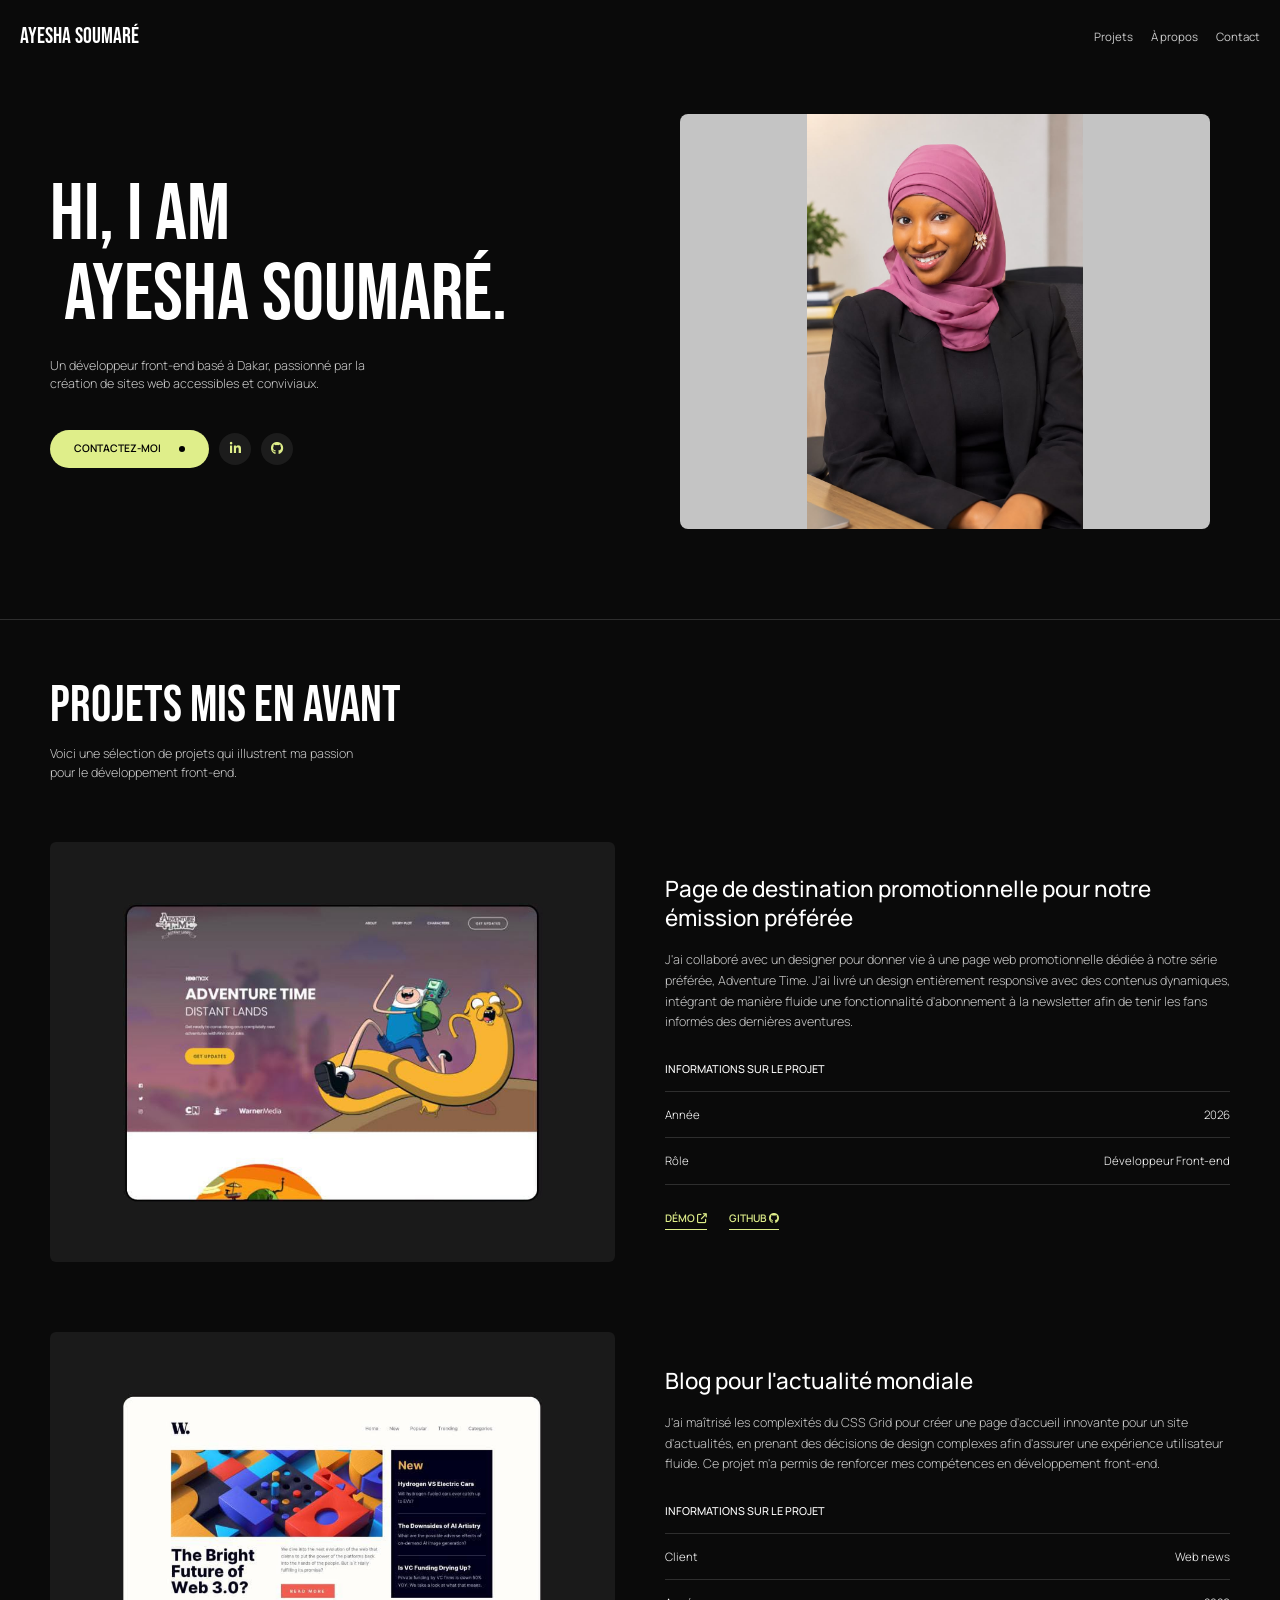
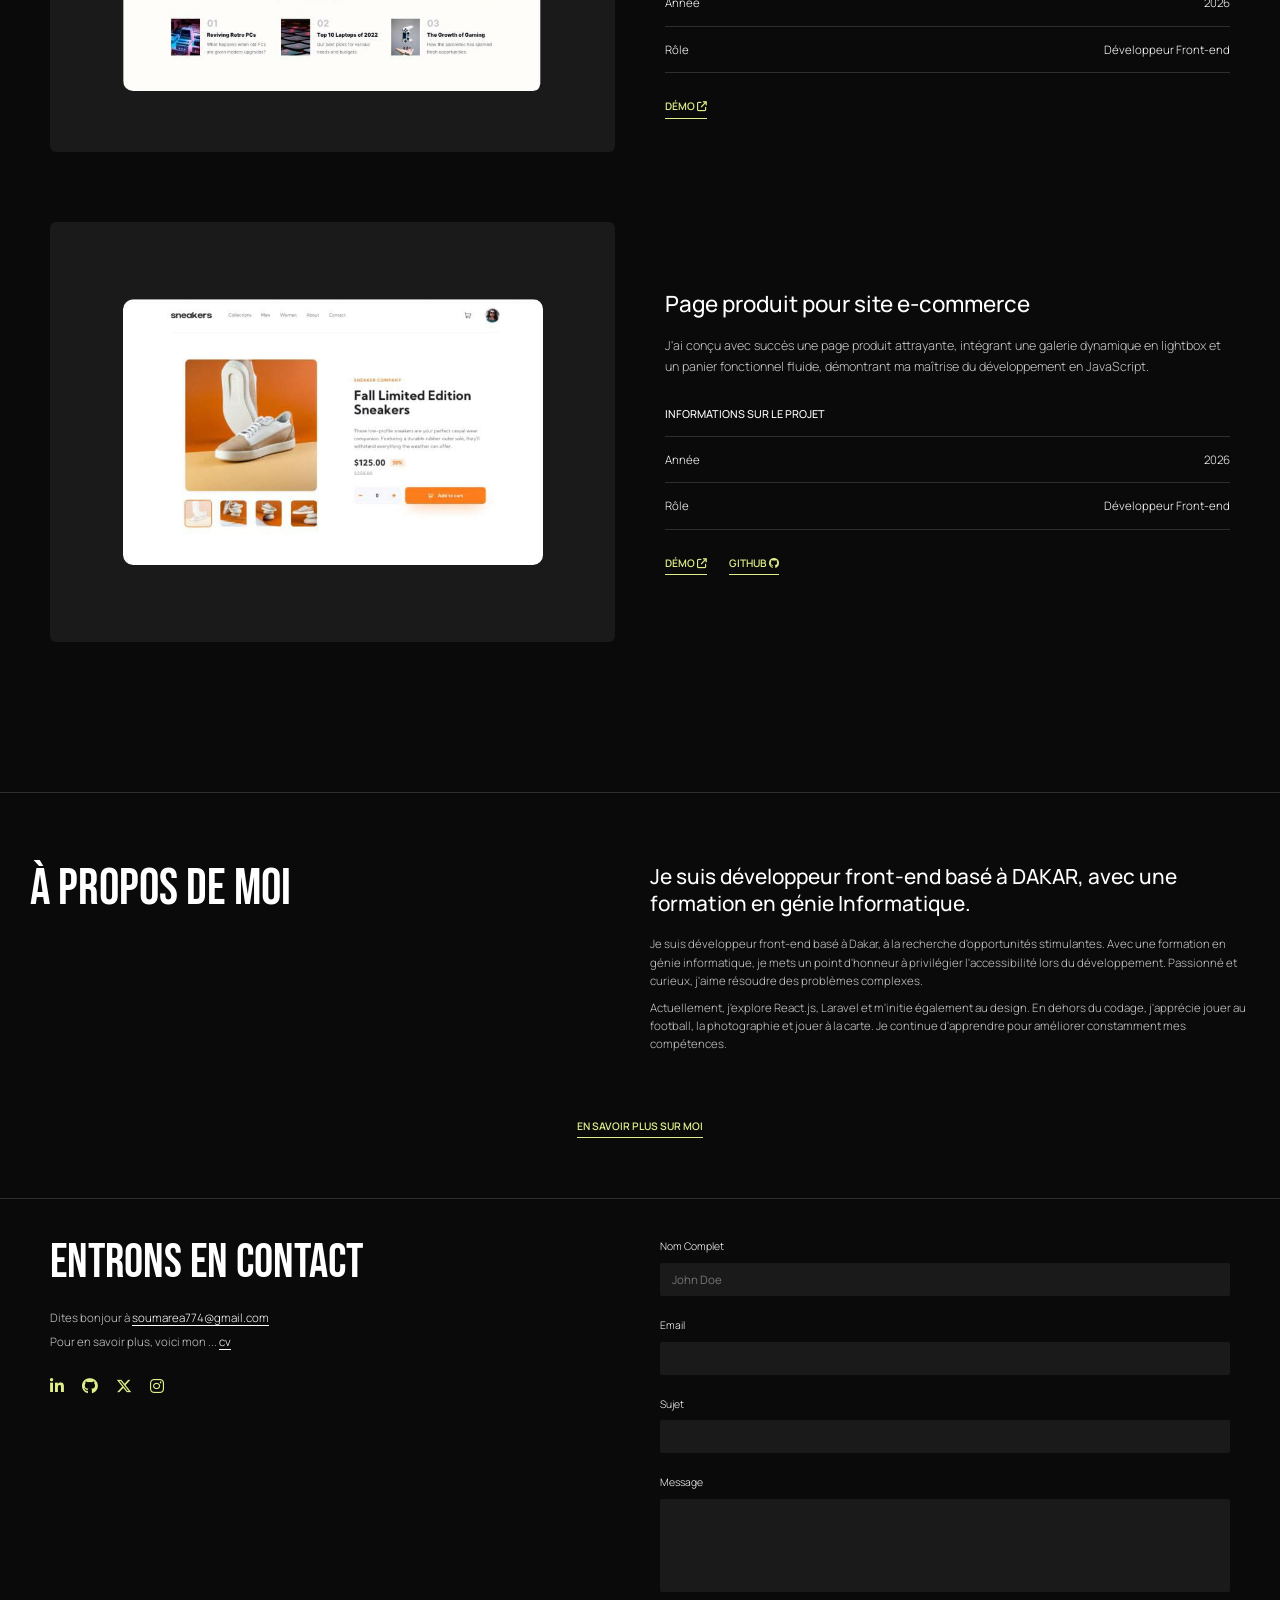
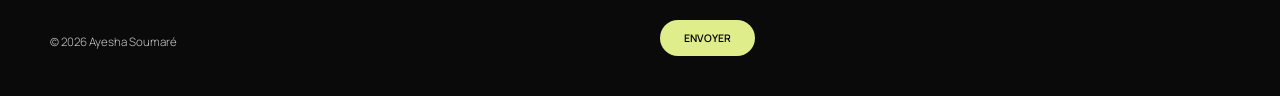
<file: index.html>
<!DOCTYPE html>
<html lang="fr">
<head>
  <meta charset="UTF-8">
  <meta name="viewport" content="width=device-width, initial-scale=1.0">
  <title>Portfolio</title>
  <link rel="preconnect" href="https://fonts.googleapis.com">
  <link rel="preconnect" href="https://fonts.gstatic.com" crossorigin>
  <link href="https://fonts.googleapis.com/css2?family=Bebas+Neue&family=Manrope:wght@300;400;500;600&display=swap" rel="stylesheet">
  <link rel="stylesheet" href="https://cdnjs.cloudflare.com/ajax/libs/font-awesome/6.5.1/css/all.min.css">
  <link rel="stylesheet" href="style.css">
  <link rel="stylesheet" href="cv.html">
  
</head>
<body>

  <!-- Navbar -->
  <header class="navbar">
    <a href="#" class="logo">Ayesha Soumaré</a>
    <nav>
      <a href="#projets">Projets</a>
      <a href="#apropos">À propos</a>
      <a href="#contact">Contact</a>
    </nav>
  </header>

  <!-- Hero -->
  <section class="hero">
    <div class="hero-left">
      <h1>Hi, I am<br><span>Ayesha Soumaré.</span></h1>
      <p>Un développeur front-end basé à Dakar, passionné par la création de sites web accessibles et conviviaux.</p>
      <div class="actions">
        <a href="#contact" class="btn-main">Contactez-moi <span class="dot"></span></a>
        <a href="#" class="icon-btn"><i class="fa-brands fa-linkedin-in"></i></a>
        <a href="#" class="icon-btn"><i class="fa-brands fa-github"></i></a>
      </div>
    </div>
    <div class="hero-photo">
      <img src="WhatsApp Image 2026-09-30 at 11.57.48.jpeg" alt="Photo de profil">
    </div>
  </section>

  <!-- Projets -->
  <section class="projets" id="projets">
    <h2>Projets mis en avant</h2>
    <p class="projets-intro">Voici une sélection de projets qui illustrent ma passion pour le développement front-end.</p>

    <!-- Projet 1 -->
    <article class="projet">
      <div class="projet-img">
        <img src="image.png" alt="Page de destination Adventure Time">
      </div>
      <div class="projet-info">
        <h3>Page de destination promotionnelle pour notre émission préférée</h3>
        <p>J'ai collaboré avec un designer pour donner vie à une page web promotionnelle dédiée à notre série préférée, Adventure Time. J'ai livré un design entièrement responsive avec des contenus dynamiques, intégrant de manière fluide une fonctionnalité d'abonnement à la newsletter afin de tenir les fans informés des dernières aventures.</p>
        <h4>Informations sur le projet</h4>
        <ul class="infos">
          <li><span>Année</span><span>2026</span></li>
          <li><span>Rôle</span><span>Développeur Front-end</span></li>
        </ul>
        <div class="liens">
          <a href="#">Démo <i class="fa-solid fa-arrow-up-right-from-square"></i></a>
          <a href="#">Github <i class="fa-brands fa-github"></i></a>
        </div>
      </div>
    </article>

    <!-- Projet 2 -->
    <article class="projet">
      <div class="projet-img">
        <img src="image copy.png" alt="Blog actualité mondiale">
      </div>
      <div class="projet-info">
        <h3>Blog pour l'actualité mondiale</h3>
        <p>J'ai maîtrisé les complexités du CSS Grid pour créer une page d'accueil innovante pour un site d'actualités, en prenant des décisions de design complexes afin d'assurer une expérience utilisateur fluide. Ce projet m'a permis de renforcer mes compétences en développement front-end.</p>
        <h4>Informations sur le projet</h4>
        <ul class="infos">
          <li><span>Client</span><span>Web news</span></li>
          <li><span>Année</span><span>2026</span></li>
          <li><span>Rôle</span><span>Développeur Front-end</span></li>
        </ul>
        <div class="liens">
          <a href="#">Démo <i class="fa-solid fa-arrow-up-right-from-square"></i></a>
        </div>
      </div>
    </article>

    <!-- Projet 3 -->
    <article class="projet">
      <div class="projet-img">
        <img src="image copy 2.png" alt="Page produit e-commerce">
      </div>
      <div class="projet-info">
        <h3>Page produit pour site e-commerce</h3>
        <p>J'ai conçu avec succès une page produit attrayante, intégrant une galerie dynamique en lightbox et un panier fonctionnel fluide, démontrant ma maîtrise du développement en JavaScript.</p>
        <h4>Informations sur le projet</h4>
        <ul class="infos">
          <li><span>Année</span><span>2026</span></li>
          <li><span>Rôle</span><span>Développeur Front-end</span></li>
        </ul>
        <div class="liens">
          <a href="#">Démo <i class="fa-solid fa-arrow-up-right-from-square"></i></a>
          <a href="#">Github <i class="fa-brands fa-github"></i></a>
        </div>
      </div>
    </article>
  </section>

  <!-- À propos -->
  <section class="apropos" id="apropos">
    <div class="apropos-top">
      <h2>À propos de moi</h2>
      <div class="apropos-text">
        <h3>Je suis développeur front-end basé à DAKAR, avec une formation en génie Informatique.</h3>
        <p>Je suis développeur front-end basé à Dakar, à la recherche d'opportunités stimulantes. Avec une formation en génie informatique, je mets un point d'honneur à privilégier l'accessibilité lors du développement. Passionné et curieux, j'aime résoudre des problèmes complexes.</p>
        <p>Actuellement, j'explore React.js, Laravel et m'initie également au design. En dehors du codage, j'apprécie jouer au football, la photographie et jouer à la carte. Je continue d'apprendre pour améliorer constamment mes compétences.</p>
      </div>
    </div>
    <a href="a-propos.html" class="link-underline">En savoir plus sur moi</a>
  </section>

  <!-- Contact -->
   <section class="contact" id="contact">
    <div class="contact-left">
      <h2>Entrons en contact</h2>
      <p>Dites bonjour à <a href="mailto:soumarea774@gmail.com">soumarea774@gmail.com</a></p>
      <p>Pour en savoir plus, voici mon ... <a href="cv.html">cv</a></p>
      <div class="socials">
        <a href="#"><i class="fa-brands fa-linkedin-in"></i></a>
        <a href="#"><i class="fa-brands fa-github"></i></a>
        <a href="#"><i class="fa-brands fa-x-twitter"></i></a>
        <a href="#"><i class="fa-brands fa-instagram"></i></a>
      </div>
      <p class="copyright">© 2026 Ayesha Soumaré</p>
    </div>

    <form class="contact-form">
      <label for="nom">Nom Complet</label>
      <input type="text" id="nom" placeholder="John Doe">

      <label for="email">Email</label>
      <input type="email" id="email">

      <label for="sujet">Sujet</label>
      <input type="text" id="sujet">

      <label for="message">Message</label>
      <textarea id="message" rows="5"></textarea>

      <button type="submit" class="btn-main">Envoyer</button>
    </form>
  </section>

</body>
</html>
</file>
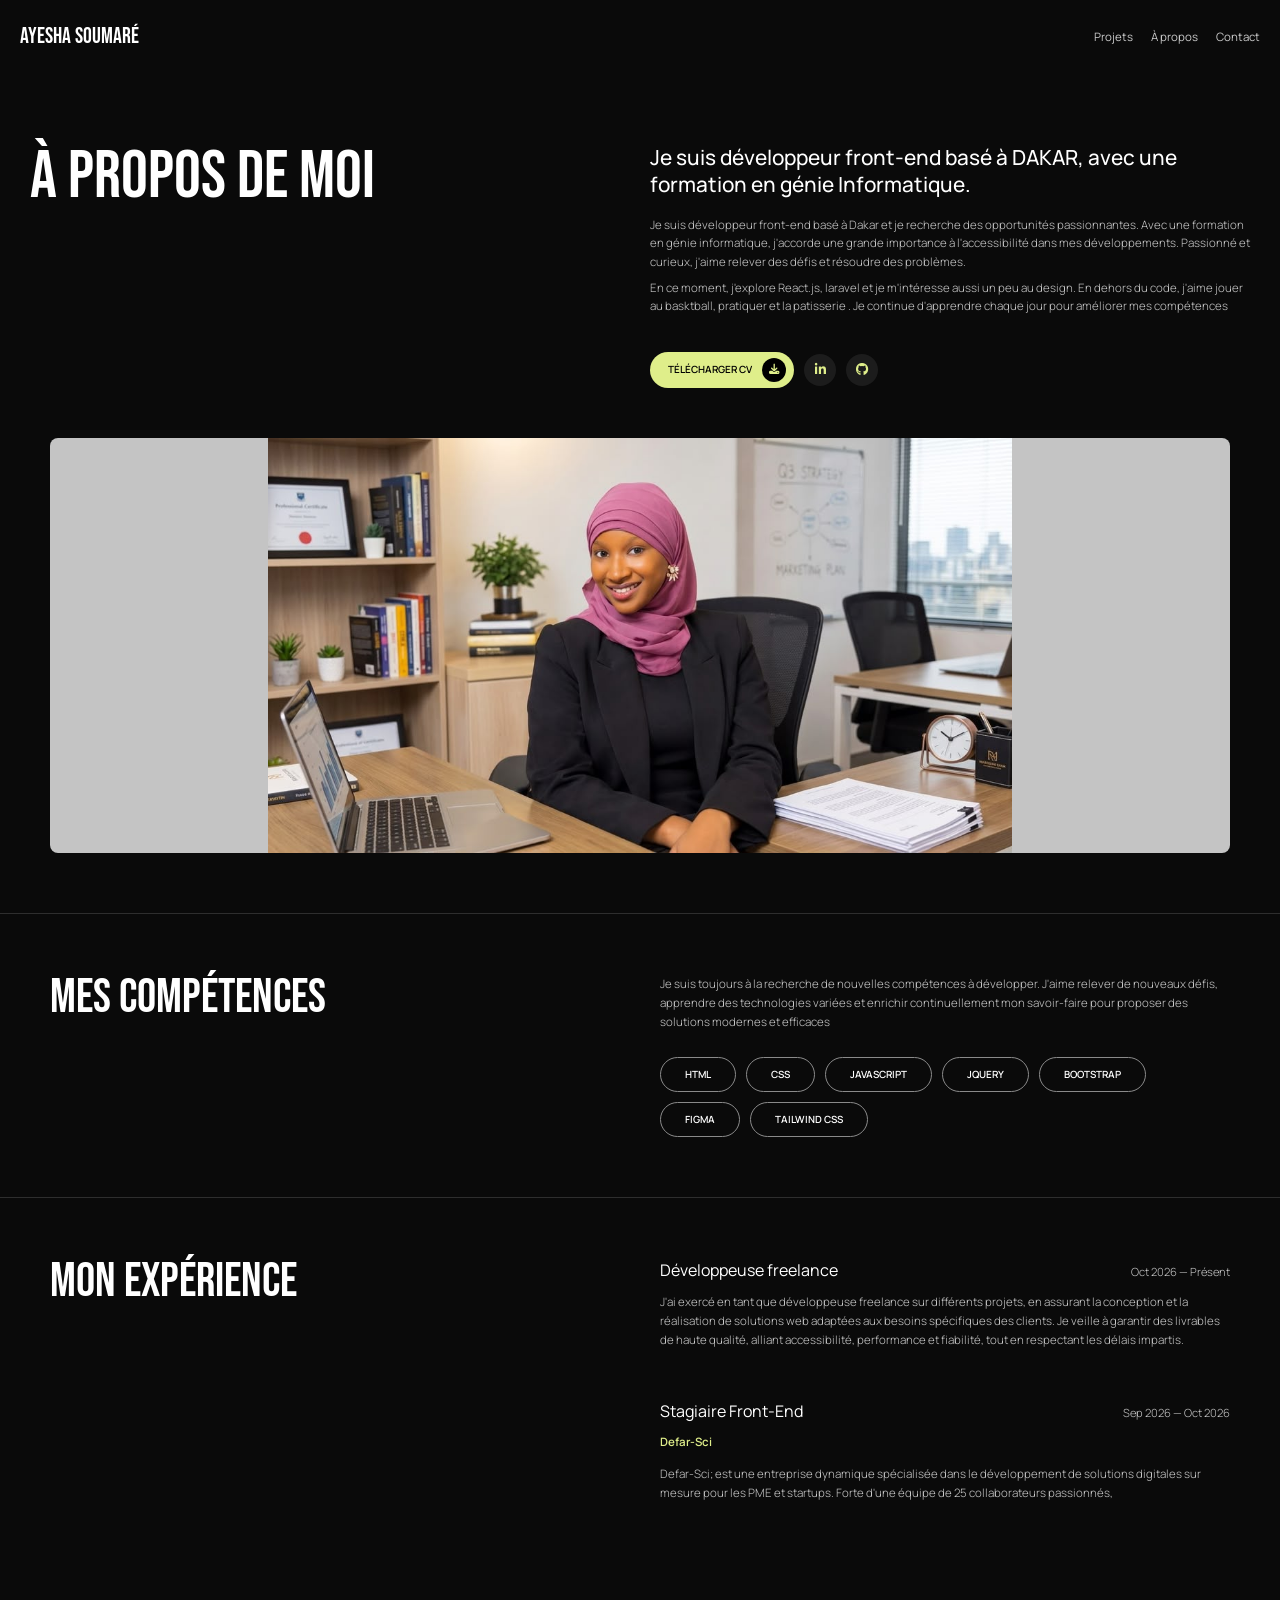
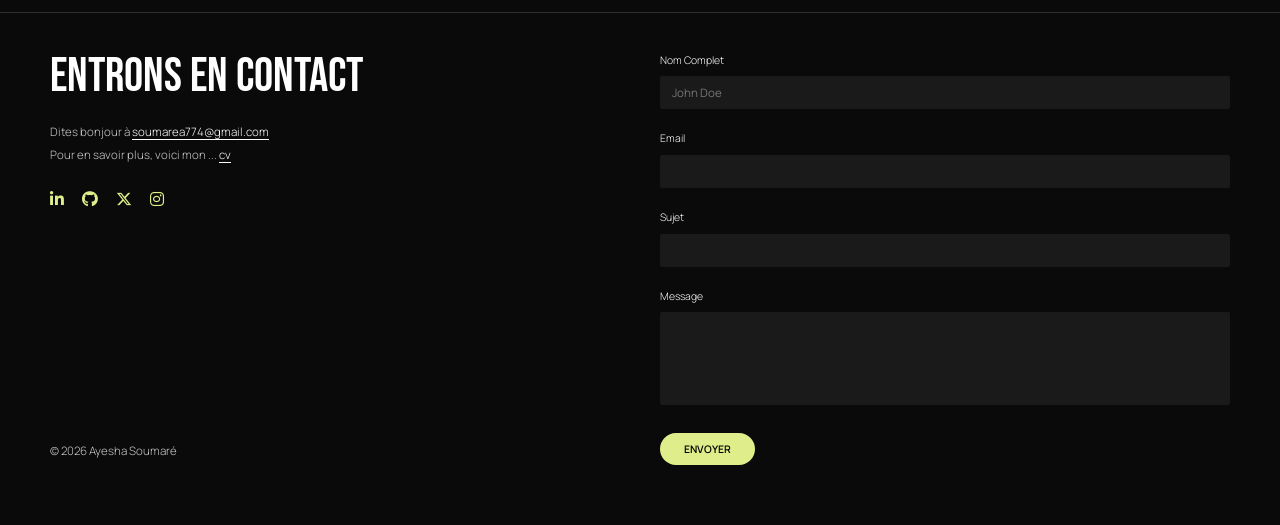
<file: A propos.html>
<!DOCTYPE html>
<html lang="fr">
<head>
  <meta charset="UTF-8">
  <meta name="viewport" content="width=device-width, initial-scale=1.0">
  <title>Portfolio</title>
  <link rel="preconnect" href="https://fonts.googleapis.com">
  <link rel="preconnect" href="https://fonts.gstatic.com" crossorigin>
  <link href="https://fonts.googleapis.com/css2?family=Bebas+Neue&family=Manrope:wght@300;400;500;600&display=swap" rel="stylesheet">
  <link rel="stylesheet" href="https://cdnjs.cloudflare.com/ajax/libs/font-awesome/6.5.1/css/all.min.css">
  <link rel="stylesheet" href="style.css">
</head>
<body>

  <!-- Navbar -->
  <header class="navbar">
    <a href="#" class="logo">Ayesha Soumaré</a>
    <nav>
      <a href="#">Projets</a>
      <a href="#apropos">À propos</a>
      <a href="#contact">Contact</a>
    </nav>
  </header>

  <!-- À propos -->
  <section class="apropos" id="apropos">
    <div class="apropos-top">
      <h1>À propos de moi</h1>
      <div class="apropos-text">
        <h3>Je suis développeur front-end basé à DAKAR, avec une formation en génie Informatique.</h3>
        <p>Je suis développeur front-end basé à Dakar et je recherche des opportunités passionnantes. Avec une formation en génie informatique, j'accorde une grande importance à l'accessibilité dans mes développements. Passionné et curieux, j'aime relever des défis et résoudre des problèmes.</p>
        <p>En ce moment, j'explore React.js, laravel et je m'intéresse aussi un peu au design. En dehors du code, j'aime jouer au basktball, pratiquer et la patisserie . Je continue d'apprendre chaque jour pour améliorer mes compétences</p>
        <div class="actions">
          <a href="#" class="btn-cv">Télécharger CV <span class="icon-circle"><i class="fa-solid fa-download"></i></span></a>
          <a href="#" class="icon-btn"><i class="fa-brands fa-linkedin-in"></i></a>
          <a href="#" class="icon-btn"><i class="fa-brands fa-github"></i></a>
        </div>
      </div>
    </div>

    <div class="hero-photo">
      <img src="WhatsApp Image 2026-09-30 at 17.14.30.jpeg" alt="Photo de profil">
    </div>
  </section>

  <!-- Compétences -->
  <section class="section">
    <h2>Mes compétences</h2>
    <div class="content">
      <p>Je suis toujours à la recherche de nouvelles compétences à développer. J'aime relever de nouveaux défis, apprendre des technologies variées et enrichir continuellement mon savoir-faire pour proposer des solutions modernes et efficaces</p>
      <ul class="tags">
        <li>HTML</li>
        <li>CSS</li>
        <li>JavaScript</li>
        <li>jQuery</li>
        <li>Bootstrap</li>
        <li>Figma</li>
        <li>Tailwind CSS</li>
      </ul>
    </div>
  </section>

  <!-- Expérience -->
  <section class="section">
    <h2>Mon expérience</h2>
    <div class="content">
      <article class="job">
        <header>
          <h3>Développeuse freelance</h3>
          <span class="date">Oct 2026 — Présent</span>
        </header>
        <p>J'ai exercé en tant que développeuse freelance sur différents projets, en assurant la conception et la réalisation de solutions web adaptées aux besoins spécifiques des clients. Je veille à garantir des livrables de haute qualité, alliant accessibilité, performance et fiabilité, tout en respectant les délais impartis.</p>
      </article>

      <article class="job">
        <header>
          <h3>Stagiaire Front-End</h3>
          <span class="date">Sep 2026 — Oct 2026</span>
        </header>
        <span class="company">Defar-Sci</span>
        <p>Defar-Sci; est une entreprise dynamique spécialisée dans le développement de solutions digitales sur mesure pour les PME et startups. Forte d'une équipe de 25 collaborateurs passionnés,</p>
      </article>
    </div>
  </section>

  <!-- Contact -->
  <section class="section contact" id="contact">
    <div class="contact-left">
      <h2>Entrons en contact</h2>
      <p>Dites bonjour à <a href="mailto:soumarea774@gmail.com">soumarea774@gmail.com</a></p>
      <p>Pour en savoir plus, voici mon ... <a href="#">cv</a></p>
      <div class="socials">
        <a href="#"><i class="fa-brands fa-linkedin-in"></i></a>
        <a href="#"><i class="fa-brands fa-github"></i></a>
        <a href="#"><i class="fa-brands fa-x-twitter"></i></a>
        <a href="#"><i class="fa-brands fa-instagram"></i></a>
      </div>
      <p class="copyright">© 2026 Ayesha Soumaré</p>
    </div>

    <form class="contact-form">
      <label for="nom">Nom Complet</label>
      <input type="text" id="nom" placeholder="John Doe">

      <label for="email">Email</label>
      <input type="email" id="email">

      <label for="sujet">Sujet</label>
      <input type="text" id="sujet">

      <label for="message">Message</label>
      <textarea id="message" rows="5"></textarea>

      <button type="submit" class="btn-send">Envoyer</button>
    </form>
  </section>

</body>
</html>
</file>
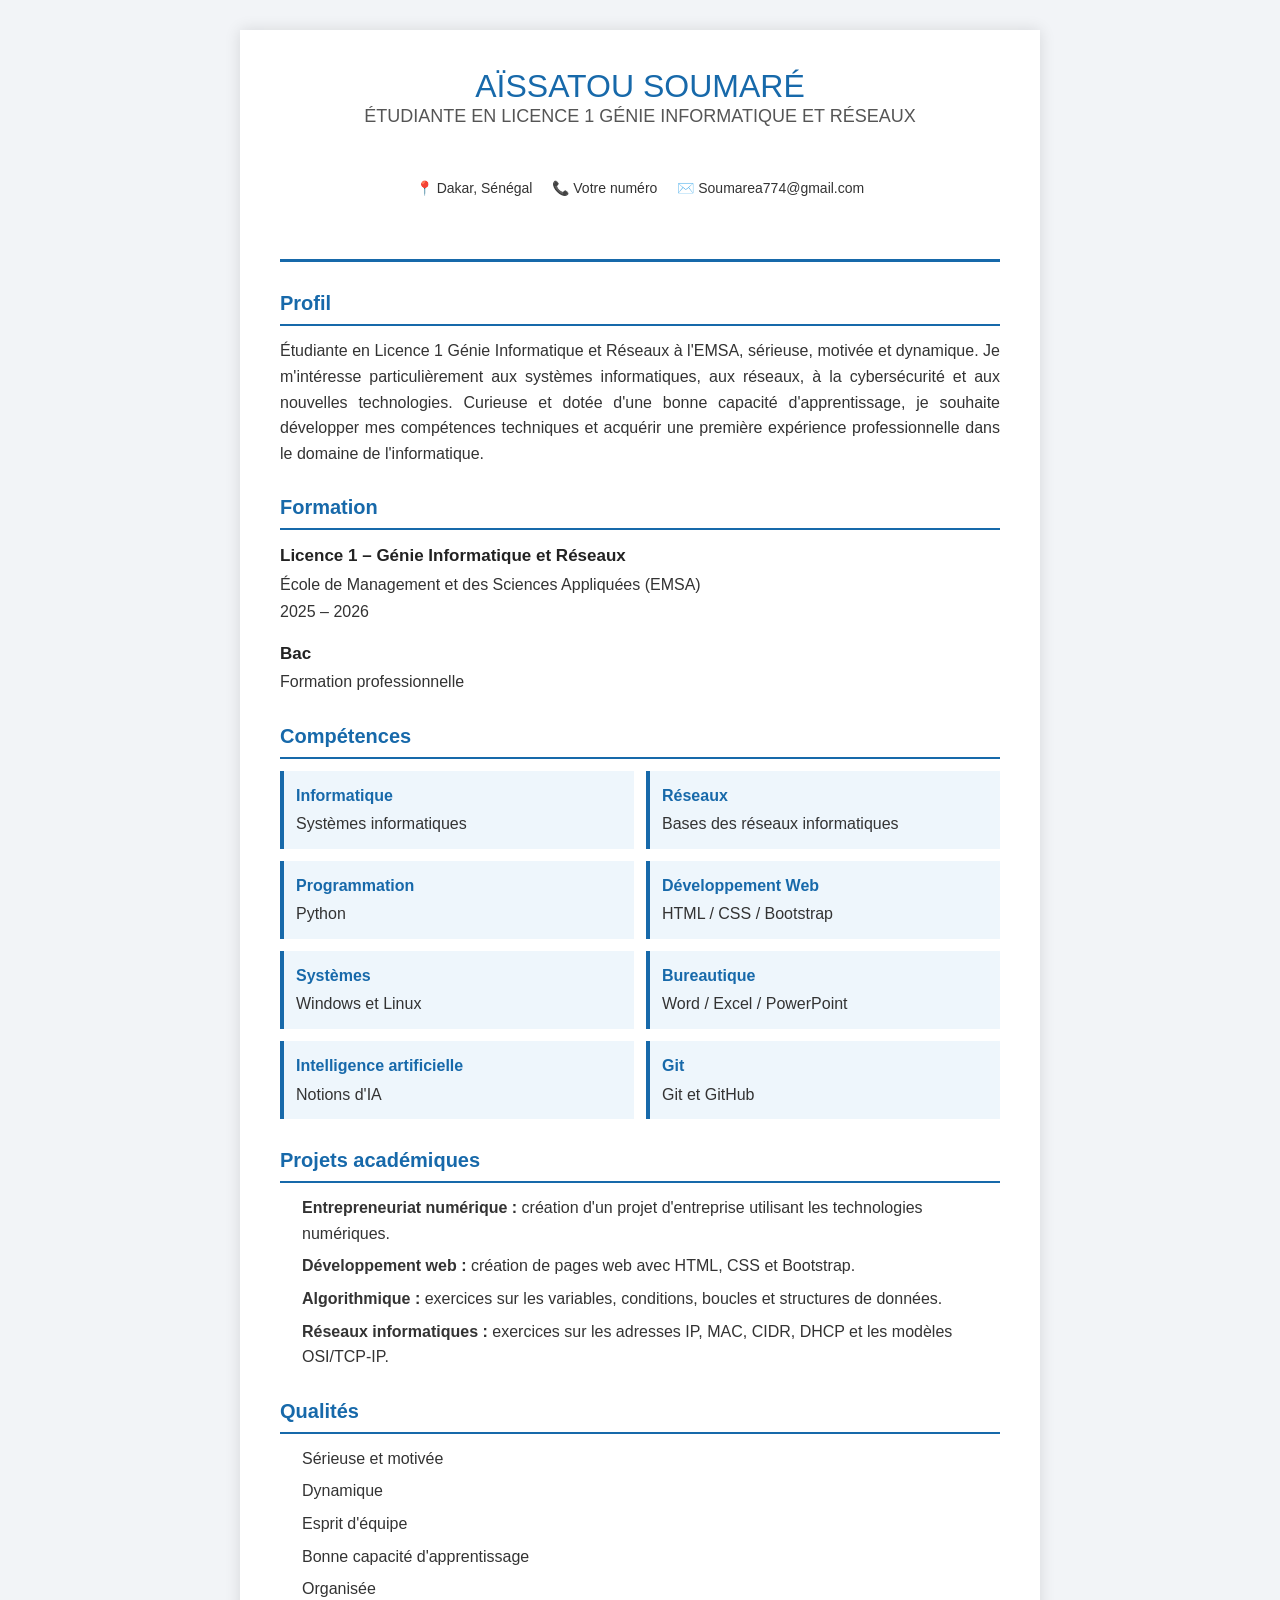
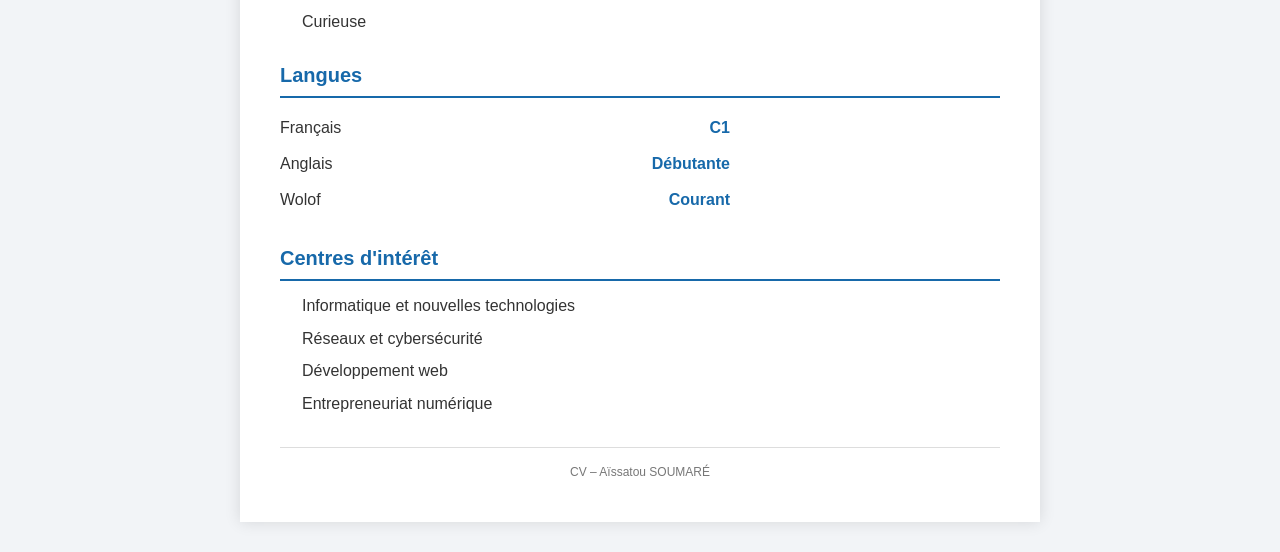
<file: cv.html>
<!DOCTYPE html>
<html lang="fr">
<head>
    <meta charset="UTF-8">
    <meta name="viewport" content="width=device-width, initial-scale=1.0">

    <title>CV - Aïssatou SOUMARÉ</title>

    <link rel="stylesheet" href="style.css">
    <link rel="stylesheet" href="cv.css">
</head>

<body>

    <div class="cv">

        <!-- EN-TÊTE -->
        <header>
            <h1>AÏSSATOU SOUMARÉ</h1>
            <h2>Étudiante en Licence 1 Génie Informatique et Réseaux</h2>

            <div class="contact">
                <span>📍 Dakar, Sénégal</span>
                <span>📞 Votre numéro</span>
                <span>✉️ Soumarea774@gmail.com</span>
            </div>
        </header>


        <!-- PROFIL -->
        <section>
            <h3>Profil</h3>

            <p>
                Étudiante en Licence 1 Génie Informatique et Réseaux à l'EMSA,
                sérieuse, motivée et dynamique. Je m'intéresse particulièrement
                aux systèmes informatiques, aux réseaux, à la cybersécurité et
                aux nouvelles technologies. Curieuse et dotée d'une bonne capacité
                d'apprentissage, je souhaite développer mes compétences techniques
                et acquérir une première expérience professionnelle dans le domaine
                de l'informatique.
            </p>
        </section>


        <!-- FORMATION -->
        <section>
            <h3>Formation</h3>

            <div class="formation">
                <h4>Licence 1 – Génie Informatique et Réseaux</h4>
                <p>École de Management et des Sciences Appliquées (EMSA)</p>
                <p>2025 – 2026</p>
            </div>

            <div class="formation">
                <h4>Bac</h4>
                <p>Formation professionnelle</p>
            </div>
        </section>


        <!-- COMPÉTENCES -->
        <section>
            <h3>Compétences</h3>

            <div class="competences">

                <div class="competence">
                    <strong>Informatique</strong>
                    <p>Systèmes informatiques</p>
                </div>

                <div class="competence">
                    <strong>Réseaux</strong>
                    <p>Bases des réseaux informatiques</p>
                </div>

                <div class="competence">
                    <strong>Programmation</strong>
                    <p>Python</p>
                </div>

                <div class="competence">
                    <strong>Développement Web</strong>
                    <p>HTML / CSS / Bootstrap</p>
                </div>

                <div class="competence">
                    <strong>Systèmes</strong>
                    <p>Windows et Linux</p>
                </div>

                <div class="competence">
                    <strong>Bureautique</strong>
                    <p>Word / Excel / PowerPoint</p>
                </div>

                <div class="competence">
                    <strong>Intelligence artificielle</strong>
                    <p>Notions d'IA</p>
                </div>

                <div class="competence">
                    <strong>Git</strong>
                    <p>Git et GitHub</p>
                </div>

            </div>
        </section>


        <!-- PROJETS -->
        <section>
            <h3>Projets académiques</h3>

            <ul>
                <li>
                    <strong>Entrepreneuriat numérique :</strong>
                    création d'un projet d'entreprise utilisant les technologies numériques.
                </li>

                <li>
                    <strong>Développement web :</strong>
                    création de pages web avec HTML, CSS et Bootstrap.
                </li>

                <li>
                    <strong>Algorithmique :</strong>
                    exercices sur les variables, conditions, boucles et structures de données.
                </li>

                <li>
                    <strong>Réseaux informatiques :</strong>
                    exercices sur les adresses IP, MAC, CIDR, DHCP et les modèles OSI/TCP-IP.
                </li>
            </ul>
        </section>


        <!-- QUALITÉS -->
        <section>
            <h3>Qualités</h3>

            <ul>
                <li>Sérieuse et motivée</li>
                <li>Dynamique</li>
                <li>Esprit d'équipe</li>
                <li>Bonne capacité d'apprentissage</li>
                <li>Organisée</li>
                <li>Curieuse</li>
            </ul>
        </section>


        <!-- LANGUES -->
        <section>
            <h3>Langues</h3>

            <div class="langue">
                <span>Français</span>
                <strong>C1</strong>
            </div>

            <div class="langue">
                <span>Anglais</span>
                <strong>Débutante</strong>
            </div>

            <div class="langue">
                <span>Wolof</span>
                <strong>Courant</strong>
            </div>
        </section>


        <!-- CENTRES D'INTÉRÊT -->
        <section>
            <h3>Centres d'intérêt</h3>

            <ul>
                <li>Informatique et nouvelles technologies</li>
                <li>Réseaux et cybersécurité</li>
                <li>Développement web</li>
                <li>Entrepreneuriat numérique</li>
            </ul>
        </section>


        <footer>
            CV – Aïssatou SOUMARÉ
        </footer>

    </div>

</body>
</html>
</file>
<file: style.css>
:root {
  --bg: #0a0a0a;
  --text: #ffffff;
  --muted: #c9c9c9;
  --accent: #dfee8a;
  --card: #1a1a1a;
  --field: #1a1a1a;
  --line: #2e2e2e;
}

* { box-sizing: border-box; margin: 0; padding: 0; }
html { scroll-behavior: smooth; }

body {
  font-family: "Manrope", sans-serif;
  background: var(--bg);
  color: var(--text);
  line-height: 1.5;
  border: z;
}

a { color: inherit; text-decoration: none; }
ul { list-style: none; }

h1, h2 {
  font-family: "Bebas Neue", sans-serif;
  font-weight: 400;
  text-transform: uppercase;
  line-height: 1;
}

/* ===== Navbar ===== */
.navbar {
  display: flex;
  justify-content: space-between;
  align-items: center;
  padding: 20px;
}

.logo {
  font-family: "Bebas Neue", sans-serif;
  font-size: 1.4rem;
  text-transform: uppercase;
}

.navbar nav { display: flex; gap: 18px; }
.navbar nav a { font-size: 0.72rem; color: var(--muted); }
.navbar nav a:hover { color: var(--accent); }

/* ===== Boutons ===== */
.btn-main {
  display: inline-flex;
  align-items: center;
  gap: 18px;
  background: var(--accent);
  color: #000;
  border: none;
  border-radius: 999px;
  padding: 11px 24px;
  font-family: inherit;
  font-size: 0.65rem;
  font-weight: 600;
  text-transform: uppercase;
  cursor: pointer;
}

.dot {
  width: 6px;
  height: 6px;
  background: #000;
  border-radius: 50%;
}

.icon-btn {
  display: inline-flex;
  align-items: center;
  justify-content: center;
  width: 32px;
  height: 32px;
  border-radius: 50%;
  background: #1c1c1c;
  color: var(--accent);
  font-size: 0.8rem;
}

/* ===== Hero ===== */
.hero {
  display: grid;
  grid-template-columns: 1fr 1fr;
  gap: 40px;
  align-items: center;
  padding: 40px 50px 90px;
  border-bottom: 1px solid var(--line);
}

.hero-left h1 {
  font-size: 5rem;
  margin-bottom: 22px;
}

.hero-left h1 span {
  display: inline-block;
  padding-left: 14px;
}

.hero-left p {
  max-width: 320px;
  font-size: 0.78rem;
  font-weight: 300;
  color: var(--muted);
  margin-bottom: 26px;
}

.actions { display: flex; align-items: center; gap: 10px; }

.hero-photo {
  background: #c4c4c4;
  border-radius: 8px;
  height: 480px;
  display: flex;
  justify-content: center;
  align-items: flex-end;
  overflow: hidden;
}

.hero-photo img {
  height: 100%;
  width: auto;
  object-fit: cover;
  object-position: top;
}

/* ===== Projets ===== */
.projets { padding: 60px 50px 80px; border-bottom: 1px solid var(--line); }
.projets h2 { font-size: 3.2rem; margin-bottom: 14px; }

.projets-intro {
  max-width: 330px;
  font-size: 0.78rem;
  font-weight: 300;
  color: var(--muted);
  margin-bottom: 60px;
}

.projet {
  display: grid;
  grid-template-columns: 1fr 1fr;
  gap: 50px;
  align-items: center;
  margin-bottom: 70px;
}

.projet-img {
  background: var(--card);
  border-radius: 6px;
  min-height: 420px;
  padding: 40px;
  display: flex;
  align-items: center;
  justify-content: center;
}

.projet-img img {
  width: 100%;
  max-width: 420px;
  border-radius: 10px;
}

.projet-info h3 {
  font-size: 1.4rem;
  font-weight: 500;
  line-height: 1.3;
  margin-bottom: 18px;
}

.projet-info > p {
  font-size: 0.78rem;
  font-weight: 300;
  color: var(--muted);
  line-height: 1.65;
  margin-bottom: 28px;
}

.projet-info h4 {
  font-size: 0.68rem;
  font-weight: 500;
  text-transform: uppercase;
  margin-bottom: 14px;
}

.infos li {
  display: flex;
  justify-content: space-between;
  padding: 14px 0;
  border-bottom: 1px solid var(--line);
  font-size: 0.72rem;
  font-weight: 300;
}

.infos li:first-child { border-top: 1px solid var(--line); }

.liens { display: flex; gap: 22px; margin-top: 26px; }

.liens a {
  font-size: 0.65rem;
  font-weight: 600;
  text-transform: uppercase;
  color: var(--accent);
  border-bottom: 1px solid var(--accent);
  padding-bottom: 3px;
}

/* ===== À propos ===== */
.apropos {
  padding: 70px 50px 90px;
  border-bottom: 1px solid var(--line);
  text-align: center;
}

.apropos-top {
  display: grid;
  grid-template-columns: 1fr 1fr;
  gap: 30px;
  align-items: start;
  text-align: left;
  margin-bottom: 70px;
}

.apropos-top h2 { font-size: 3.2rem; }

.apropos-text h3 {
  font-size: 1.3rem;
  font-weight: 500;
  line-height: 1.3;
  margin-bottom: 14px;
}

.apropos-text p {
  font-size: 0.72rem;
  font-weight: 300;
  color: var(--muted);
  line-height: 1.6;
  margin-bottom: 10px;
}

.link-underline {
  display: inline-block;
  font-size: 0.65rem;
  font-weight: 600;
  text-transform: uppercase;
  color: var(--accent);
  border-bottom: 1px solid var(--accent);
  padding-bottom: 3px;
}

/* ===== Contact ===== */
.contact {
  display: grid;
  grid-template-columns: 1fr 1fr;
  gap: 40px;
  padding: 60px 50px 40px;
}

.contact-left { display: flex; flex-direction: column; }
.contact-left h2 { font-size: 3rem; margin-bottom: 22px; }

.contact-left p {
  font-size: 0.72rem;
  font-weight: 300;
  color: var(--muted);
  margin-bottom: 6px;
}

.contact-left p a { color: var(--text); border-bottom: 1px solid var(--text); }



.socials {
  display: flex;
  gap: 18px;
  margin-top: 18px;
  font-size: 1rem;
  color: var(--accent);
}

.contact-left .copyright { margin-top: auto; padding-top: 220px; }

.contact-form { display: flex; flex-direction: column; }
.contact-form label { font-size: 0.65rem; font-weight: 300; margin-bottom: 8px; }

.contact-form input,
.contact-form textarea {
  background: var(--field);
  border: none;
  border-radius: 2px;
  padding: 9px 12px;
  margin-bottom: 22px;
  color: var(--text);
  font-family: inherit;
  font-size: 0.72rem;
  outline: none;
}

.contact-form textarea { height: 93px; resize: none; }

.contact-form input:focus,
.contact-form textarea:focus { box-shadow: 0 0 0 1px var(--accent); }

.contact-form .btn-main { align-self: flex-start; margin-top: 6px; }

/* ===== Mobile ===== */
@media (max-width: 768px) {
  .hero,
  .projet,
  .apropos-top,
  .contact { grid-template-columns: 1fr; }

  .hero { padding: 30px 20px 60px; }
  .hero-left h1 { font-size: 3.6rem; }
  .hero-photo { height: 380px; }

  .projets, .apropos, .contact { padding-left: 20px; padding-right: 20px; }
  .projets h2, .apropos-top h2 { font-size: 2.6rem; }
  .projet-img { min-height: 260px; padding: 20px; }
  .contact-left .copyright { padding-top: 40px; }
}





:root {
  --bg: #0a0a0a;
  --text: #ffffff;
  --muted: #c9c9c9;
  --accent: #dfee8a;
  --field: #1a1a1a;
  --line: #2e2e2e;
}

* { box-sizing: border-box; margin: 0; padding: 0; }
html { scroll-behavior: smooth; }

body {
  font-family: "Manrope", sans-serif;
  background: var(--bg);
  color: var(--text);
  line-height: 1.5;
}

a { color: inherit; text-decoration: none; }
ul { list-style: none; }

h1, h2 {
  font-family: "Bebas Neue", sans-serif;
  font-weight: 400;
  text-transform: uppercase;
  line-height: 1;
}

/* ===== Navbar ===== */
.navbar {
  display: flex;
  justify-content: space-between;
  align-items: center;
  padding: 20px;
}

.logo {
  font-family: "Bebas Neue", sans-serif;
  font-size: 1.4rem;
  text-transform: uppercase;
}

.navbar nav { display: flex; gap: 18px; }
.navbar nav a { font-size: 0.72rem; color: var(--muted); }
.navbar nav a:hover { color: var(--accent); }

/* ===== À propos ===== */
.apropos { padding: 70px 30px 60px; }

.apropos-top {
  display: grid;
  grid-template-columns: 1fr 1fr;
  gap: 20px;
  align-items: start;
  margin-bottom: 50px;
}

.apropos-top h1 { font-size: 4.2rem; }

.apropos-text h3 {
  font-weight: 500;
  font-size: 1.3rem;
  line-height: 1.3;
  margin-bottom: 18px;
}

.apropos-text p {
  font-size: 0.72rem;
  font-weight: 300;
  color: var(--muted);
  line-height: 1.6;
  margin-bottom: 8px;
}

.actions {
  display: flex;
  align-items: center;
  gap: 10px;
  margin-top: 36px;
}

.btn-cv {
  display: inline-flex;
  align-items: center;
  gap: 10px;
  background: var(--accent);
  color: #000;
  font-size: 0.62rem;
  font-weight: 600;
  text-transform: uppercase;
  padding: 6px 8px 6px 18px;
  border-radius: 999px;
}

.icon-circle {
  display: inline-flex;
  align-items: center;
  justify-content: center;
  width: 24px;
  height: 24px;
  border-radius: 50%;
  background: #000;
  color: var(--accent);
  font-size: 0.65rem;
}

.icon-btn {
  display: inline-flex;
  align-items: center;
  justify-content: center;
  width: 32px;
  height: 32px;
  border-radius: 50%;
  background: #1c1c1c;
  color: var(--accent);
  font-size: 0.8rem;
}

.hero-photo {
  background: #c4c4c4;
  border-radius: 8px;
  height: 415px;
  margin: 0 20px;
  display: flex;
  justify-content: center;
  align-items: flex-end;
  overflow: hidden;
}

.hero-photo img {
  height: 100%;
  width: auto;
  object-fit: contain;
  object-position: bottom;
}

/* ===== Sections ===== */
.section {
  display: grid;
  grid-template-columns: 1fr 1fr;
  gap: 40px;
  padding: 60px 50px;
  border-bottom: 1px solid var(--line);
}

.section h2 { font-size: 3rem; }

.content p {
  font-size: 0.72rem;
  font-weight: 300;
  color: var(--muted);
  line-height: 1.65;
}

/* ===== Compétences ===== */
.tags { display: flex; flex-wrap: wrap; gap: 10px; margin-top: 26px; }

.tags li {
  border: 1px solid #8a8a8a;
  border-radius: 999px;
  padding: 9px 24px;
  font-size: 0.62rem;
  font-weight: 600;
  text-transform: uppercase;
}

/* ===== Expérience ===== */
.job { margin-bottom: 50px; }

.job header {
  display: flex;
  justify-content: space-between;
  align-items: baseline;
  margin-bottom: 10px;
}

.job h3 { font-size: 1rem; font-weight: 400; }
.date { font-size: 0.7rem; font-weight: 300; color: var(--muted); }

.company {
  display: block;
  font-size: 0.72rem;
  font-weight: 600;
  color: var(--accent);
  margin-bottom: 14px;
}

/* ===== Contact ===== */
.contact { border-bottom: none; padding-top: 40px; }
.contact-left { display: flex; flex-direction: column; }
.contact-left h2 { font-size: 3rem; margin-bottom: 22px; }

.contact-left p {
  font-size: 0.72rem;
  font-weight: 300;
  color: var(--muted);
  margin-bottom: 6px;
}

.contact-left p a { color: var(--text); border-bottom: 1px solid var(--text); }

.socials {
  display: flex;
  gap: 18px;
  margin-top: 18px;
  font-size: 1rem;
  color: var(--accent);
}

.contact-left .copyright { margin-top: auto; padding-top: 220px; }

.contact-form { display: flex; flex-direction: column; }
.contact-form label { font-size: 0.65rem; font-weight: 300; margin-bottom: 8px; }

.contact-form input,
.contact-form textarea {
  background: var(--field);
  border: none;
  border-radius: 2px;
  padding: 9px 12px;
  margin-bottom: 22px;
  color: var(--text);
  font-family: inherit;
  font-size: 0.72rem;
  outline: none;
}

.contact-form textarea { height: 93px; resize: none; }

.contact-form input:focus,
.contact-form textarea:focus { box-shadow: 0 0 0 1px var(--accent); }

.btn-send {
  align-self: flex-start;
  background: var(--accent);
  color: #000;
  border: none;
  border-radius: 999px;
  padding: 9px 24px;
  margin-top: 6px;
  font-family: inherit;
  font-size: 0.65rem;
  font-weight: 600;
  text-transform: uppercase;
  cursor: pointer;
}

/* ===== Mobile ===== */
@media (max-width: 768px) {
  .apropos { padding: 40px 20px; }
  .apropos-top, .section { grid-template-columns: 1fr; }
  .apropos-top h1 { font-size: 3rem; }
  .section { padding: 40px 20px; }
  .hero-photo { height: 300px; margin: 0; }
  .contact-left .copyright { padding-top: 40px; }
}
</file>
<file: cv.css>
/* =========================
   STYLE GÉNÉRAL
========================= */

* {
    margin: 0;
    padding: 0;
    box-sizing: border-box;
}

body {
    font-family: Arial, sans-serif;
    background-color: #f2f4f7;
    color: #333;
    line-height: 1.6;
}


/* =========================
   CONTENEUR DU CV
========================= */

.cv {
    width: 800px;
    margin: 30px auto;
    padding: 40px;
    background-color: white;
    box-shadow: 0 0 15px rgba(0, 0, 0, 0.12);
}


/* =========================
   EN-TÊTE
========================= */

header {
    text-align: center;
    padding-bottom: 20px;
    margin-bottom: 25px;
    border-bottom: 3px solid #1769aa;
}

header h1 {
    color: #1769aa;
    font-size: 32px;
    margin-bottom: 5px;
}

header h2 {
    font-size: 18px;
    font-weight: normal;
    color: #555;
}

.contact {
    display: flex;
    justify-content: center;
    gap: 20px;
    flex-wrap: wrap;
    margin-top: 12px;
    font-size: 14px;
}


/* =========================
   SECTIONS
========================= */

section {
    margin-bottom: 25px;
}

section h3 {
    color: #1769aa;
    font-size: 20px;
    margin-bottom: 12px;
    padding-bottom: 5px;
    border-bottom: 2px solid #1769aa;
}


/* =========================
   PROFIL
========================= */

section p {
    text-align: justify;
}


/* =========================
   FORMATION
========================= */

.formation {
    margin-bottom: 15px;
}

.formation h4 {
    color: #222;
    font-size: 17px;
}

.formation p {
    margin: 2px 0;
}


/* =========================
   COMPÉTENCES
========================= */

.competences {
    display: grid;
    grid-template-columns: 1fr 1fr;
    gap: 12px;
}

.competence {
    padding: 12px;
    background-color: #eef6fc;
    border-left: 4px solid #1769aa;
}

.competence strong {
    color: #1769aa;
}

.competence p {
    margin-top: 3px;
}


/* =========================
   LISTES
========================= */

ul {
    padding-left: 22px;
}

li {
    margin-bottom: 7px;
}


/* =========================
   LANGUES
========================= */

.langue {
    display: flex;
    justify-content: space-between;
    max-width: 450px;
    padding: 5px 0;
}

.langue strong {
    color: #1769aa;
}


/* =========================
   FOOTER
========================= */

footer {
    text-align: center;
    margin-top: 30px;
    padding-top: 15px;
    border-top: 1px solid #ddd;
    font-size: 12px;
    color: #777;
}


/* =========================
   VERSION MOBILE
========================= */

@media (max-width: 850px) {

    .cv {
        width: 95%;
        margin: 15px auto;
        padding: 25px;
    }

    .competences {
        grid-template-columns: 1fr;
    }

    .contact {
        flex-direction: column;
        gap: 5px;
    }
}


/* =========================
   IMPRESSION / PDF
========================= */

@media print {

    body {
        background-color: black;
    }

    .cv {
        width: 100%;
        margin: 0;
        padding: 20px;
        box-shadow: none;
    }
}
</file>
